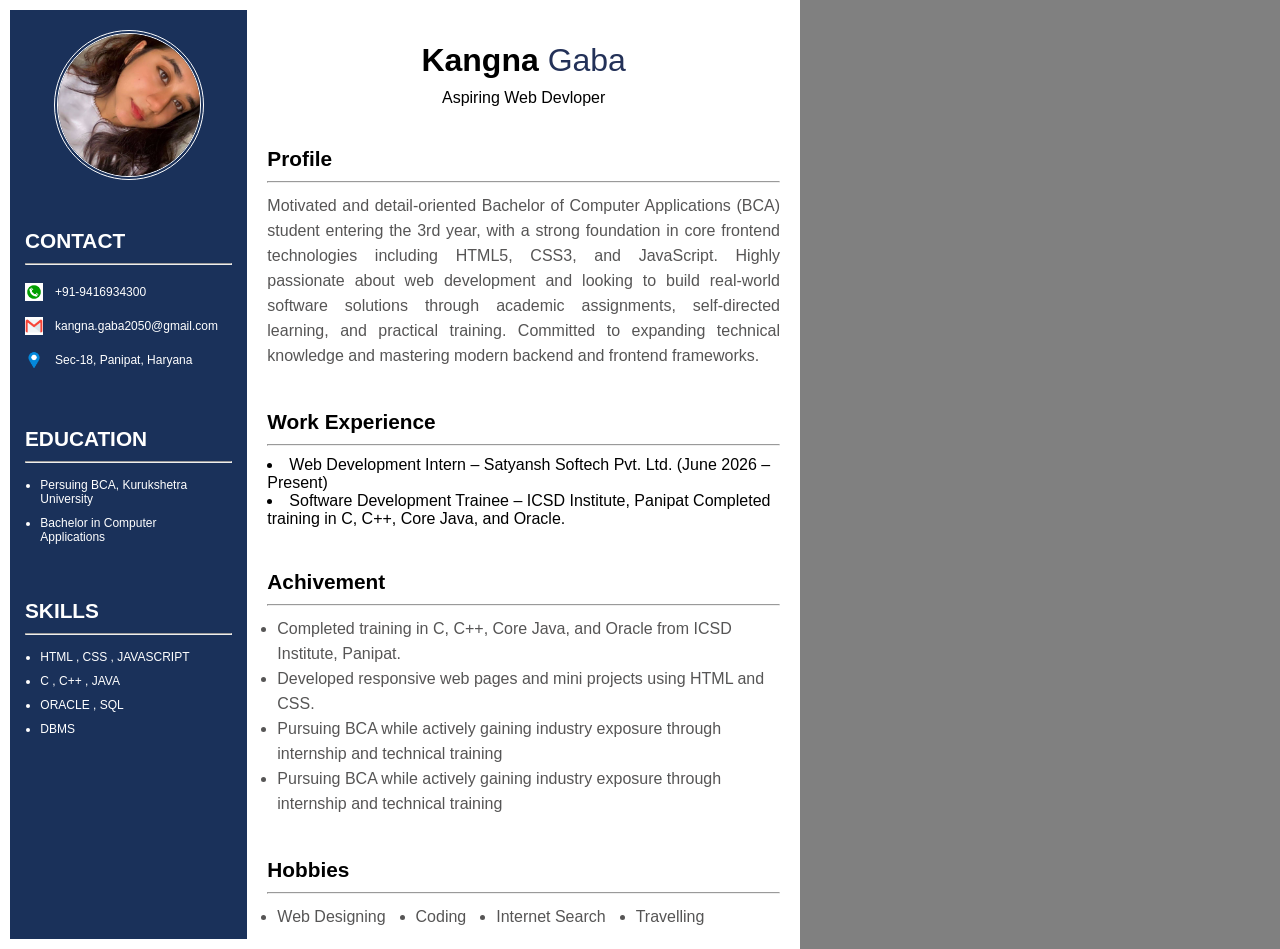
<file: day2/index.html>
<!DOCTYPE html>
<html lang="en">
<head>
  <meta charset="UTF-8">
  <meta name="viewport" content="width=device-width, initial-scale=1.0">
  <title>Business Profile</title>
<link rel="stylesheet" href="leftstyle.css">
<link rel="stylesheet" href="rightstyle.css">

</head>
<body>

  <div class="wrapper-div">
   <!-- left div -->
    <div class="profile-left-div">
      <div class="img-div">
        <img src="kangna.jpeg" alt="profile-img">
      </div>

      <div class="contact-div">
        <p class="title">CONTACT</p>
        <hr>

        <div class="contact-phone">
          <img src="call.png" alt="">
          <p>+91-9416934300</p>
        </div>

         <div class="contact-email">
            <img src="mail.png" alt="">
          <p>kangna.gaba2050@gmail.com</p>
        </div>

         <div class="address">
          <img src="loc.png" alt="">
          <p>Sec-18, Panipat, Haryana</p>
        </div>
       
      </div>

      <div class="edu-div">
        <p class="title">EDUCATION</p>
        <hr>
        <ul class="education">
           <li>Persuing BCA, Kurukshetra University</li>
            <li>Bachelor in Computer Applications</li>
        </ul>
      </div>

        <div class="skills-div">
        <p class="title">SKILLS</p>
        <hr>
        <ul class="skills">
            <li>HTML , CSS , JAVASCRIPT </li>
            <li>C , C++ , JAVA</li>
            <li>ORACLE , SQL</li>
            <li>DBMS</li>
        </ul>
      </div>
    </div>

   <!-- right div -->
    <div class="profile-right-div">

      <!-- right top div -->
       <div class="right-top-div">
        <h1>Kangna <span>Gaba</span></h1>
        <p>Aspiring Web Devloper</p>
       </div>

      <!-- right bottom div -->
       <div class="right-bottom-div">
        <!-- profile -->
         <div class="profile">
          <p class="title">Profile</p>
          <hr>
          <p>Motivated and detail-oriented Bachelor of Computer Applications (BCA) student entering the 3rd year, with a
strong foundation in core frontend technologies including HTML5, CSS3, and JavaScript. Highly passionate about
web development and looking to build real-world software solutions through academic assignments, self-directed
learning, and practical training. Committed to expanding technical knowledge and mastering modern backend and
frontend frameworks.</p>
         </div>


        <!-- worex div -->
         <div class="workex-div">
          <p class="title">Work Experience</p>
          <hr>
            <li>
          Web Development Intern – Satyansh Softech Pvt. Ltd. (June 2026 – Present)</li>
         <li>  Software Development Trainee – ICSD Institute, Panipat

                Completed training in C, C++, Core Java, and Oracle.
                 
</li>
                           </div>


        <!-- achievements -->
         <div class="achievement-div">
         <p class="title">Achivement</p>
<hr><ul>
<li> Completed training in C, C++, Core Java, and Oracle from ICSD Institute, Panipat.</li>
<li>Developed responsive web pages and mini projects using HTML and CSS.</li>
<li>Pursuing BCA while actively gaining industry exposure through internship and technical training
</li>
<li> Pursuing BCA while actively gaining industry exposure through internship and technical training
</li>
</ul>
</div>

        <!-- hobbies -->
         <div class="hobbies-div">
<p class="title">Hobbies</p>
<hr>
<ul>
    <li>
    Web Designing
</li>
<li>Coding</li>
<li>Internet Search</li>
<li>Travelling</li>
</ul>
       </div> 


    </div>
    
  </div>
  
</body>
</html>
</file>
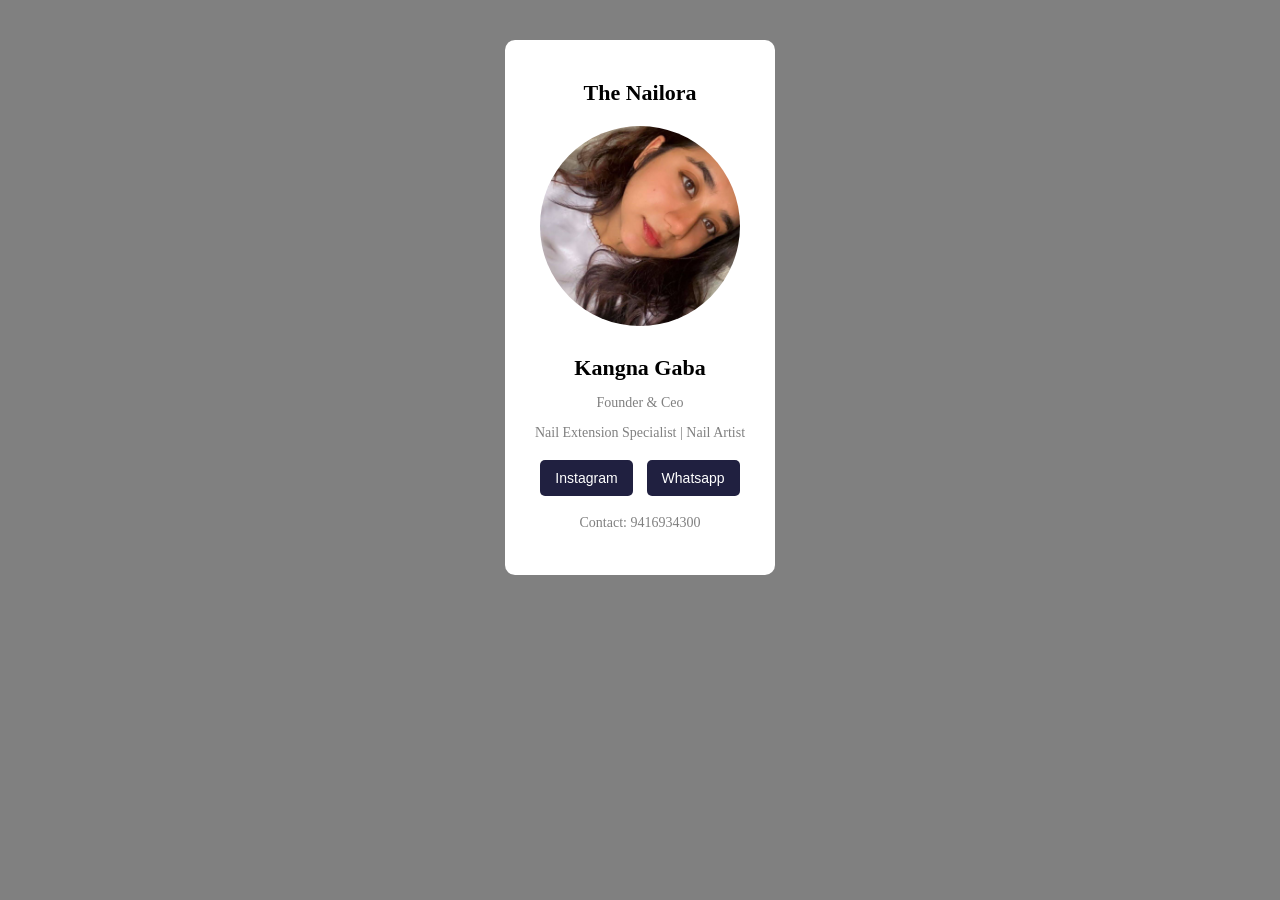
<file: day3/index.html>
<!DOCTYPE html>
<html lang="en">
<head>
    <meta charset="UTF-8">
    <meta name="viewport" content="width=device-width, initial-scale=1.0">
    <title>Business Card</title>
    <style>
                .profile-img{
            width: 200px;
            height: 200px;
            border-radius: 50%; 
            object-fit: cover;
            margin: 15px 0;
        }
        body{
            background-color: gray;
        }
        .container{
            background-color: white;
            width: 75%;
            margin: 40px auto;
            max-width: fit-content;
            padding: 30px;
            border: 10px;
            border-radius: 10px;
            text-align: center;

        }

        h1{
font-size: 22px;
margin:10px 0 5px;
        }
p{
    color: gray;
    font-size: 14px;
    margin-bottom: 15p;
}

.btn{
    padding: 10px 15px;
    margin: 5px;
     border: none;
     border-radius: 5px;
     background-color: #202040;
     cursor: pointer;
     font-size: 14px;
}
a{
    color:white;
    text-decoration: none;

}
.btn:hover{
   background-color: #404070; 
}

    </style>
</head>
<body>
    
        <div class="container"> 

<h1>The Nailora</h1>
<img src="image.png" alt="kangna image" class="profile-img">
 
<h1>Kangna Gaba</h1>
<p>Founder & Ceo</p>
<P>Nail Extension Specialist |  Nail Artist</P>

<button class="btn">
<a href="https://www.instagram.com/the_nailora0?igsh=MTZoMTJmNnRoaHA1Zg%3D%3D&utm_source=qr"> Instagram</a>

</button>
<button class="btn">
<a href="https://whatsapp.com/dl/">Whatsapp</a>

</button>
<p>Contact: 9416934300</p>
</body>
</html>
</file>
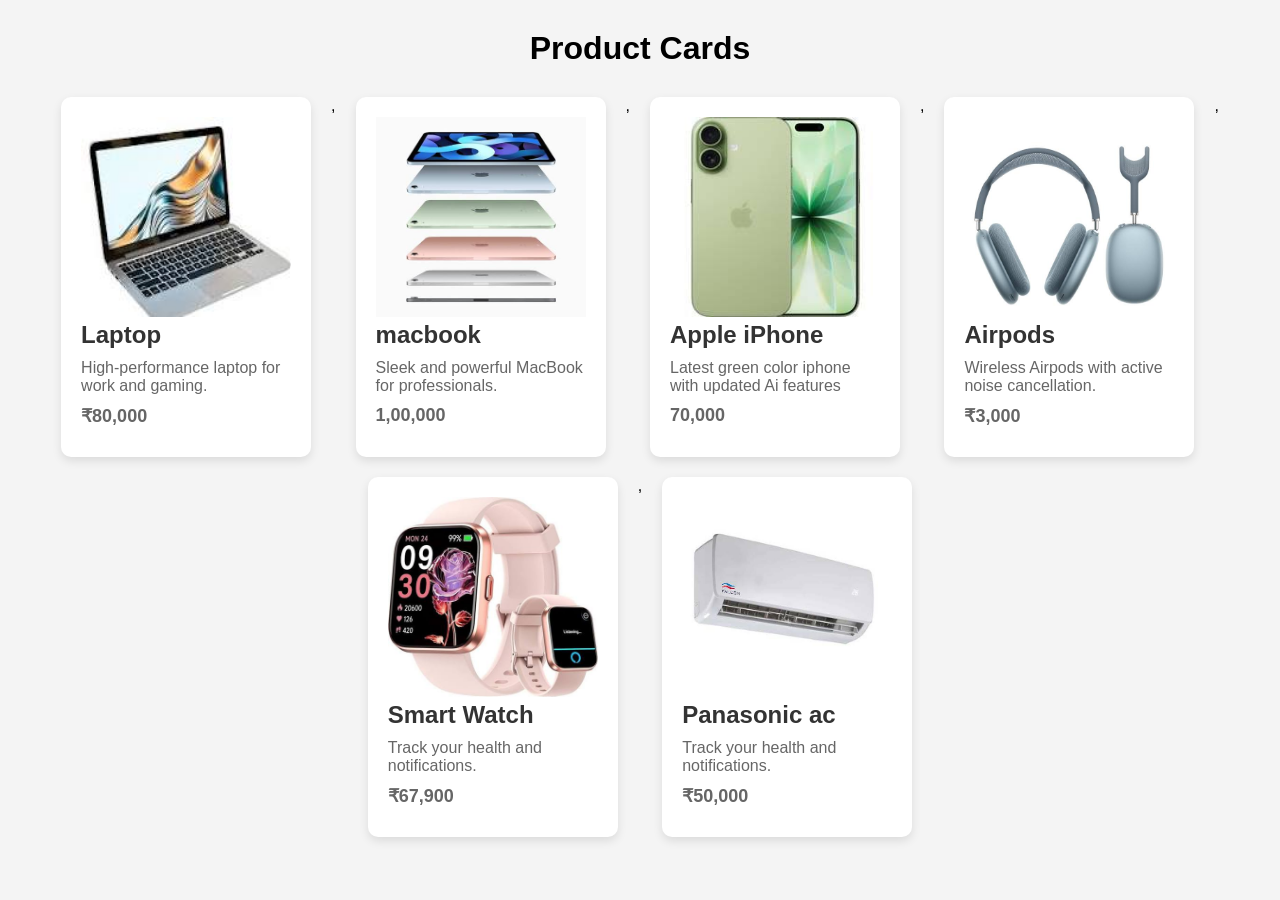
<file: day5/index.html>
<!doctype html>
<html lang="en">
  <head>
    <meta charset="UTF-8" />
    <meta name="viewport" content="width=device-width, initial-scale=1.0" />
    <title>Cards Using Map</title>
    <link rel="stylesheet" href="style.css" />
  </head>

  <body>
    <h1>Product Cards</h1>

    <div id="cardContainer" class="container"></div>

    <script src="script.js"></script>
  </body>
</html>
</file>
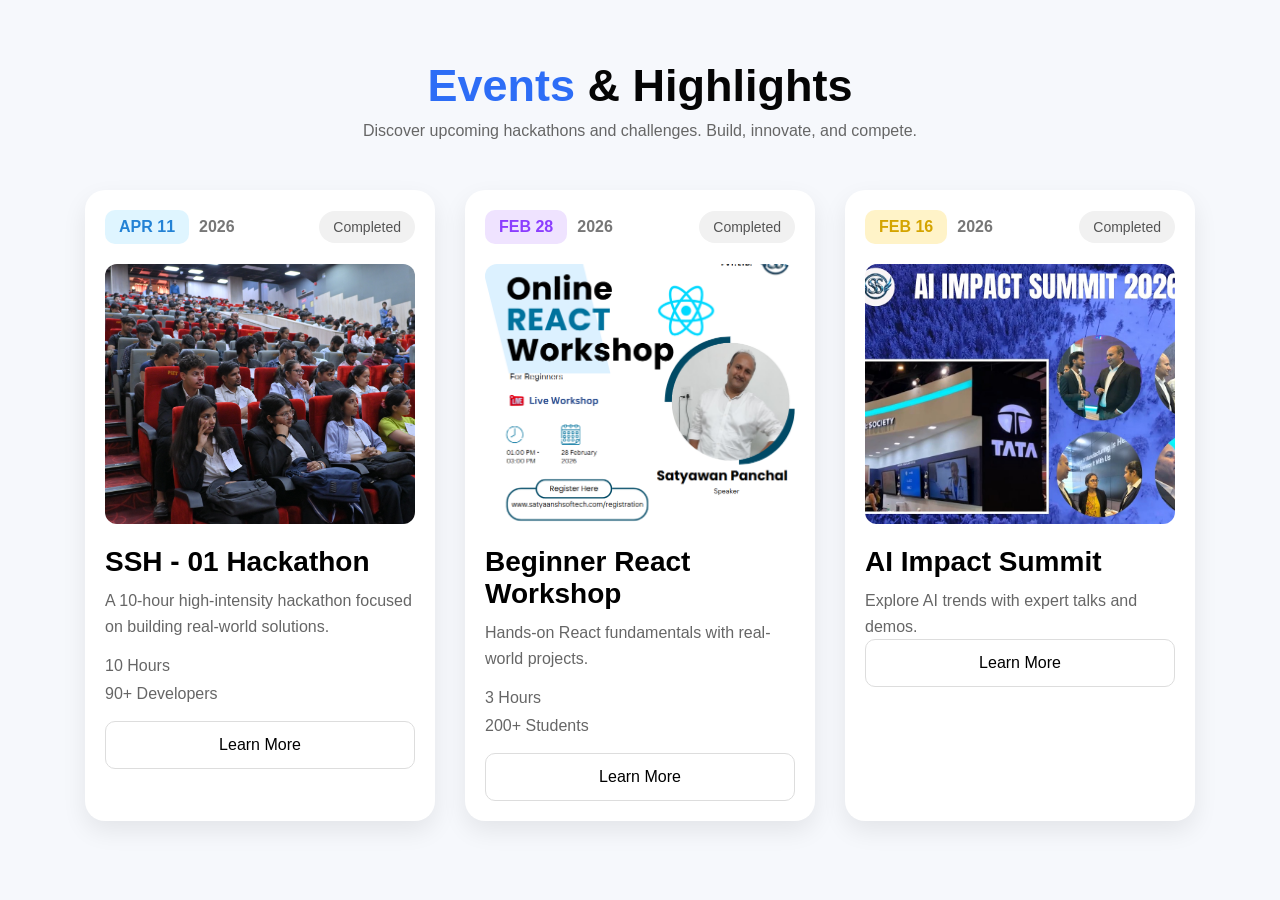
<file: day6/index.html>
<!DOCTYPE html>
<html lang="en">

<head>
    <meta charset="UTF-8">
    <meta name="viewport" content="width=device-width, initial-scale=1.0">
    <title>Events & Highlights</title>
    <link rel="stylesheet" href="style.css">
</head>

<body>

    <section class="events">

        <div class="heading">
            <h1>Events <span>& Highlights</span></h1>
            <p>Discover upcoming hackathons and challenges. Build, innovate, and compete.</p>
        </div>

        <div class="card-container">

            <!-- Card 1 -->
            <div class="card">
                <div class="top">
                    <div class="date">
                        <span class="month">APR 11</span>
                        <span class="year">2026</span>
                    </div>

                    <div class="status">
                        <i class="fa-solid fa-check"></i> Completed
                    </div>
                </div>

                <img src="hackathon2.webp" alt="">

                <h3>SSH - 01 Hackathon</h3>

                <p>A 10-hour high-intensity hackathon focused on building real-world solutions.</p>

                <div class="info">
                    <span><i class="fa-regular fa-clock"></i> 10 Hours</span>
                    <span><i class="fa-solid fa-users"></i> 90+ Developers</span>
                </div>

                <button>Learn More <i class="fa-solid fa-arrow-right"></i></button>
            </div>

            <!-- Card 2 -->
            <div class="card">
                <div class="top">
                    <div class="date">
                        <span class="month purple">FEB 28</span>
                        <span class="year">2026</span>
                    </div>

                    <div class="status">
                        <i class="fa-solid fa-check"></i> Completed
                    </div>
                </div>

                <img src="workshop.webp" alt="">

                <h3>Beginner React Workshop</h3>

                <p>Hands-on React fundamentals with real-world projects.</p>

                <div class="info">
                    <span><i class="fa-regular fa-clock"></i> 3 Hours</span>
                    <span><i class="fa-solid fa-users"></i> 200+ Students</span>
                </div>

                <button>Learn More <i class="fa-solid fa-arrow-right"></i></button>
            </div>

            <!-- Card 3 -->
            <div class="card">
                <div class="top">
                    <div class="date">
                        <span class="month yellow">FEB 16</span>
                        <span class="year">2026</span>
                    </div>

                    <div class="status">
                        <i class="fa-solid fa-check"></i> Completed
                    </div>
                </div>

                <img src="aiSummit.webp" alt="">

                <h3>AI Impact Summit</h3>

                <p>Explore AI trends with expert talks and demos.</p>

                <button>Learn More <i class="fa-solid fa-arrow-right"></i></button>
            </div>

        </div>

    </section>

</body>

</html>
</file>
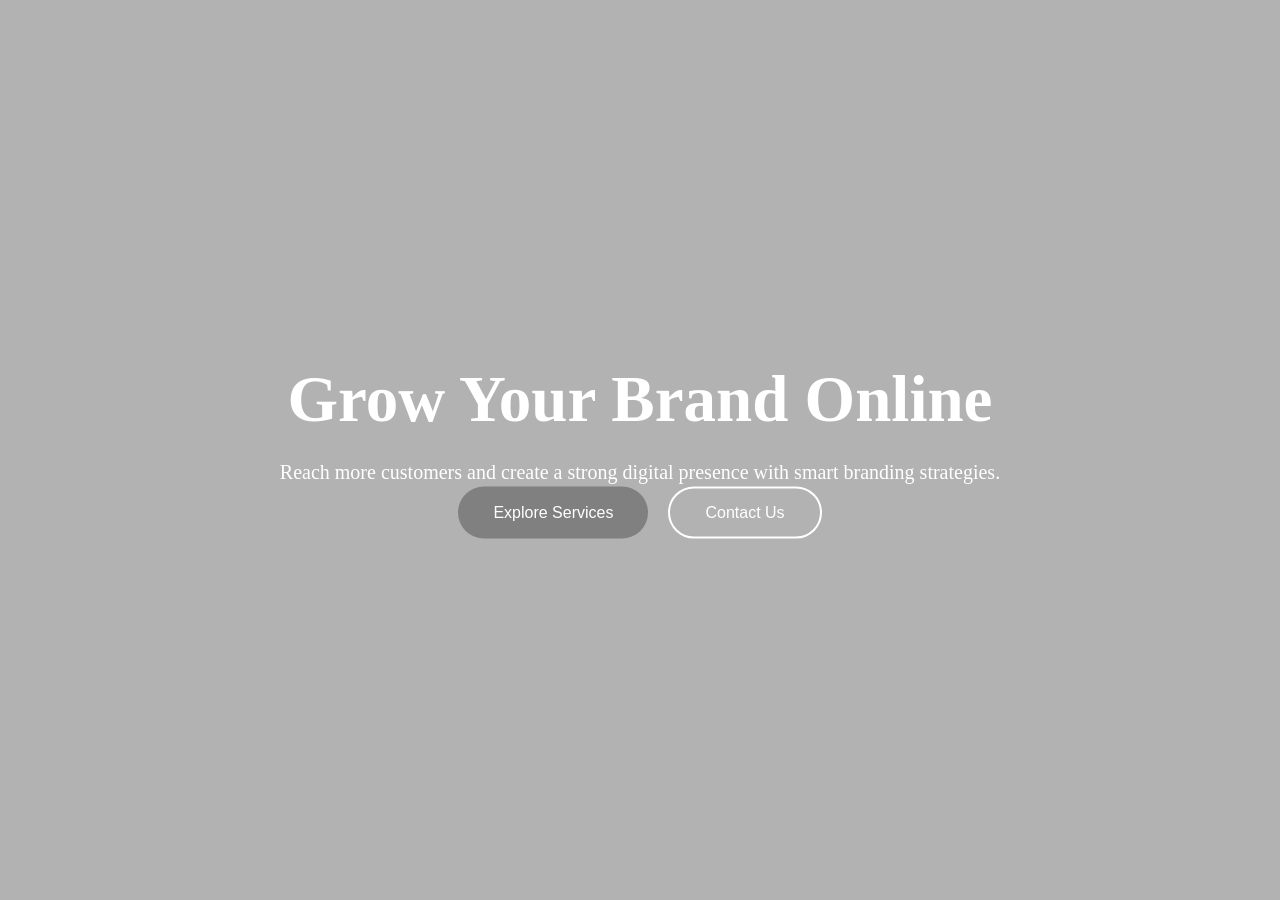
<file: day7/index.html>
<!DOCTYPE html>
<html lang="en">
<head>
    <meta charset="UTF-8">
    <meta name="viewport" content="width=device-width, initial-scale=1.0">
    <title>Hero Section</title>
    <link rel="stylesheet" href="style.css">
</head>
<body>
    
<section class="hero">

    <!-- Background Video -->
        <video autoplay muted loop>
            <source src="Silver_iPad_floating_studio_display_202606300950.mp4" type="video/mp4">
        </video>

        <!-- Overlay -->
        <div class="overlay"></div>

        <!-- Content -->
        <div class="content">
            <h1>Grow Your Brand Online</h1>

            <p>
            Reach more customers and create a strong digital presence 
            with smart branding strategies.
            </p>

            <div class="buttons">
                <button>Explore Services</button>
                <button class="btn2">Contact Us</button>
            </div>
        </div>
    </section>
    </body>
    </html>
</file>
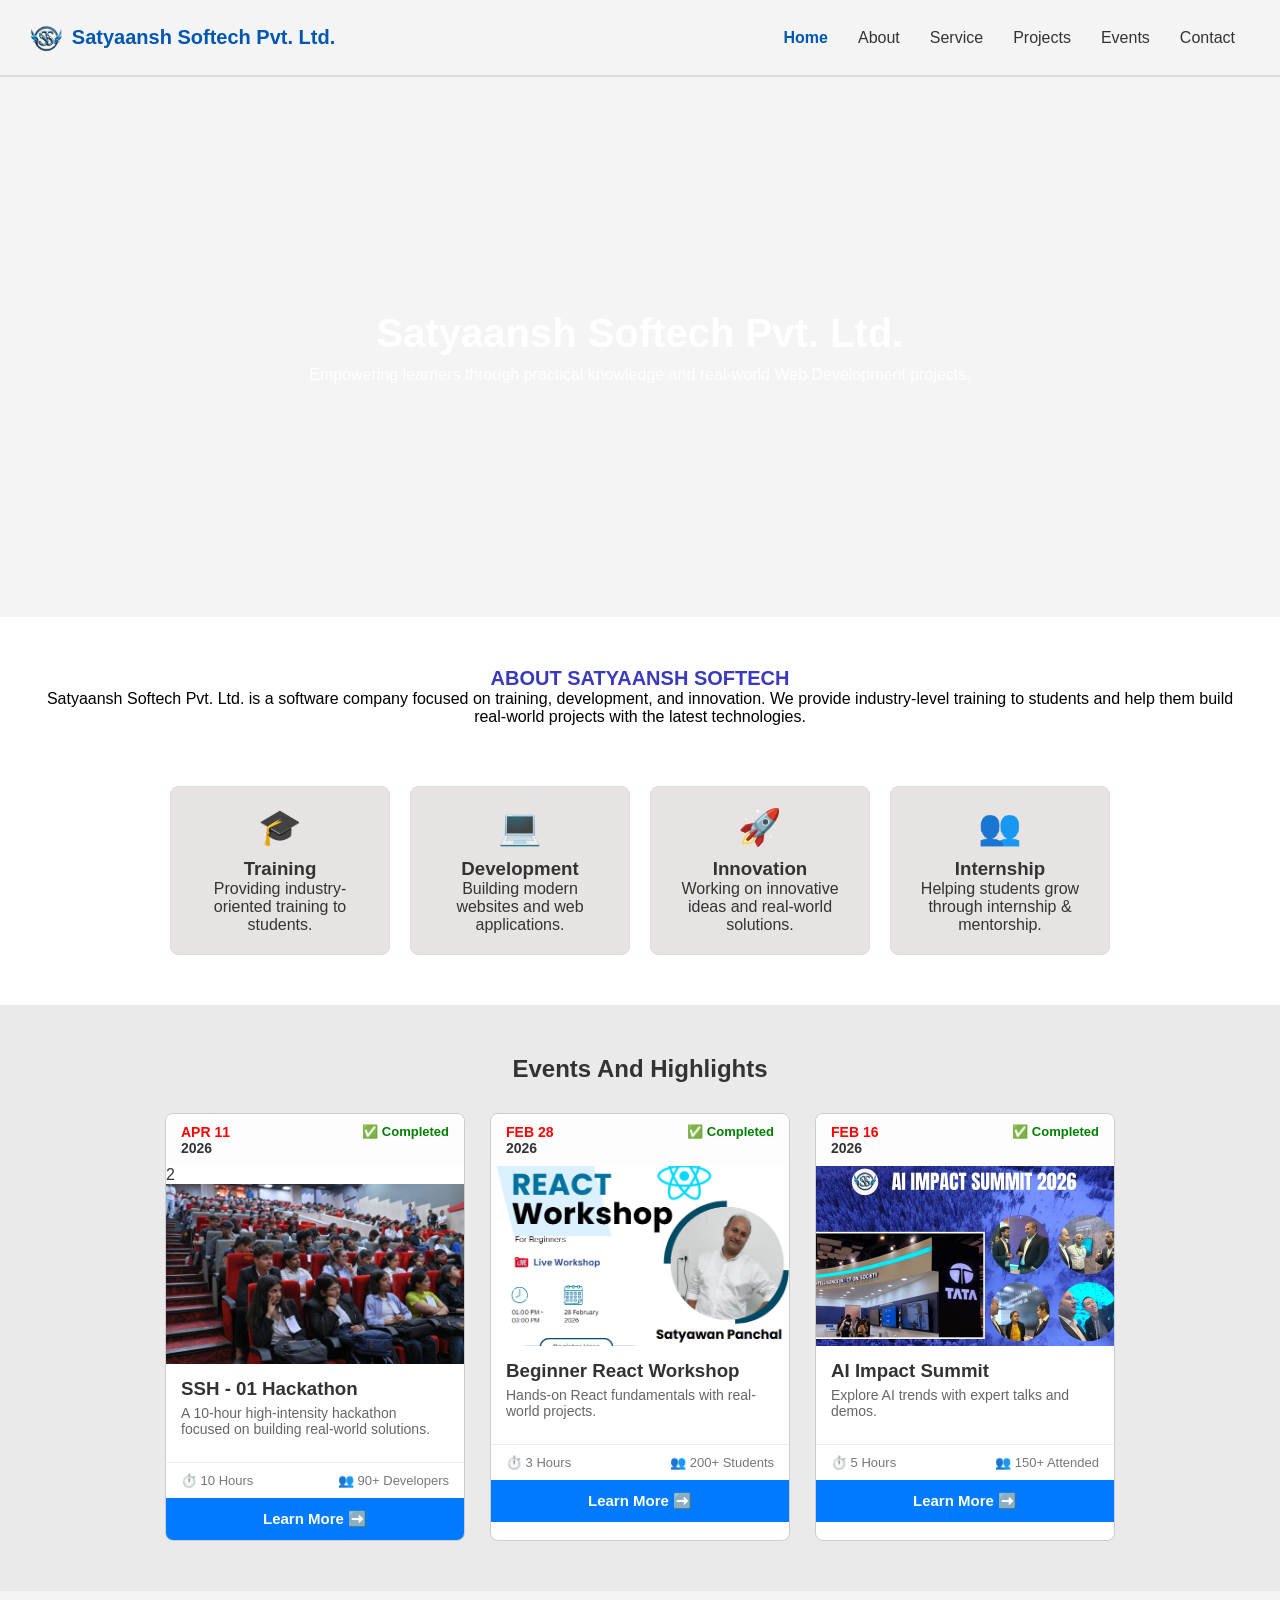
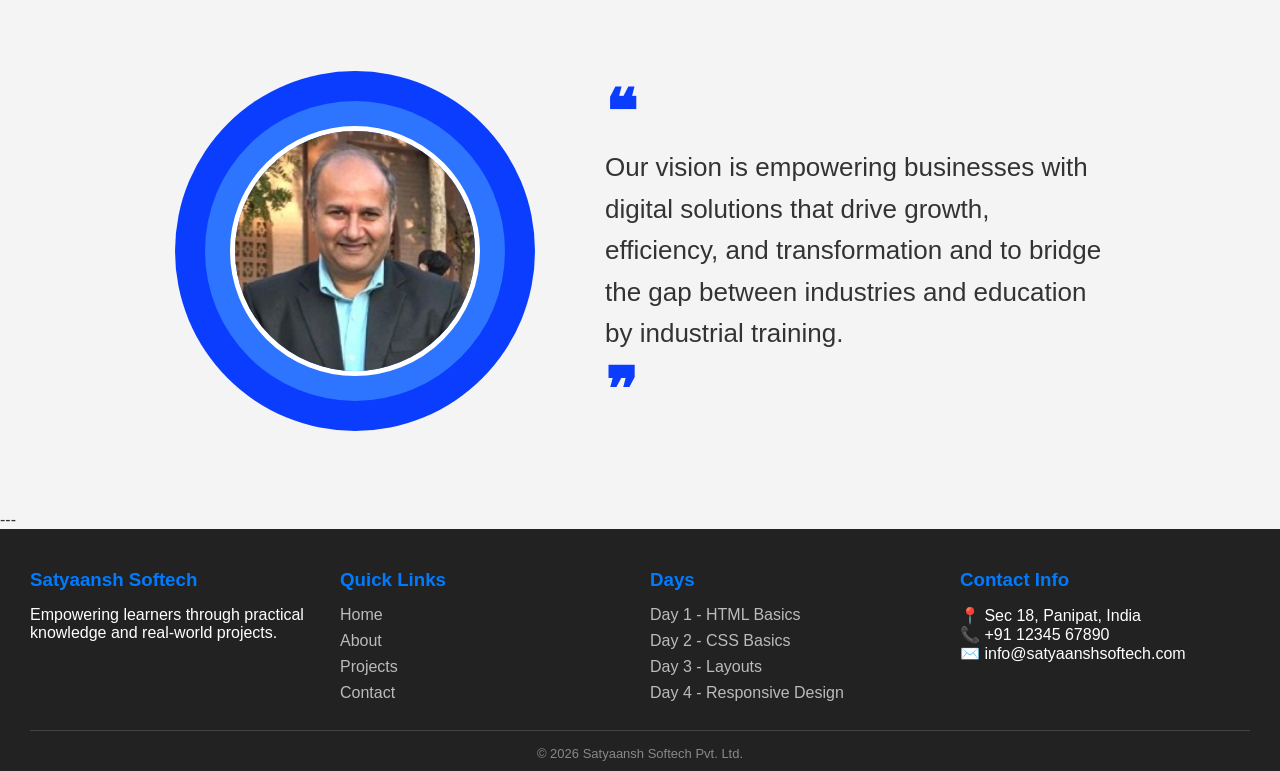
<file: webpage/index.html>
<!doctype html>
<html lang="en">
  <head>
    <meta charset="UTF-8" />
    <meta name="viewport" content="width=device-width, initial-scale=1.0" />
    <title>Satyaansh Softech Clone</title>
    <link rel="stylesheet" href="style.css" />
  </head>
  <body>
    <header class="navbar">
      <div class="logo">
        <img src="logo.png" alt="Satyaansh Softech Logo" class="logo-img" />
        <span class="logo-icon"></span> Satyaansh Softech Pvt. Ltd.
      </div>
      <nav class="nav-links">
        <ul>
          <li class="active">Home</li>
          <li>About</li>
          <li>Service</li>
          <li>Projects</li>
          <li>Events</li>
          <li>Contact</li>
        </ul>
      </nav>
    </header>

    <section class="hero">
      <video autoplay loop muted playsinline class="hero-video">
        <source src="styaansh.mp4" type="video/mp4" />
      </video>
      <div class="hero-content">
        <h1>Satyaansh Softech Pvt. Ltd.</h1>
        <p>
          Empowering learners through practical knowledge and real-world Web
          Development projects.
        </p>
      </div>
    </section>

    <section class="about-section">
      <p class="section-subtitle">ABOUT SATYAANSH SOFTECH</p>
      <p class="section-desc">
        Satyaansh Softech Pvt. Ltd. is a software company focused on training,
        development, and innovation. We provide industry-level training to
        students and help them build real-world projects with the latest
        technologies.
      </p>

      <div class="services-grid">
        <div class="service-card">
          <div class="icon">🎓</div>
          <h3>Training</h3>
          <p>Providing industry-oriented training to students.</p>
        </div>
        <div class="service-card">
          <div class="icon">💻</div>
          <h3>Development</h3>
          <p>Building modern websites and web applications.</p>
        </div>
        <div class="service-card">
          <div class="icon">🚀</div>
          <h3>Innovation</h3>
          <p>Working on innovative ideas and real-world solutions.</p>
        </div>
        <div class="service-card">
          <div class="icon">👥</div>
          <h3>Internship</h3>
          <p>Helping students grow through internship & mentorship.</p>
        </div>
      </div>
    </section>

    <section class="projects-section">
      <h2 class="project-title">Events And Highlights</h2>

      <div class="projects-grid">
        <div class="card">
          <div class="top">
            <div class="date">
              <span class="month">APR 11</span>
              <span class="year">2026</span>
            </div>
            <div class="status">✅ Completed</div>
          </div>
          2
          <img src="hackathon2.webp" alt="Hackathon" />
          <h3>SSH - 01 Hackathon</h3>
          <p>
            A 10-hour high-intensity hackathon focused on building real-world
            solutions.
          </p>
          <div class="info">
            <span>⏱️ 10 Hours</span>
            <span>👥 90+ Developers</span>
          </div>
          <button>Learn More ➡️</button>
        </div>

        <div class="card">
          <div class="top">
            <div class="date">
              <span class="month purple">FEB 28</span>
              <span class="year">2026</span>
            </div>
            <div class="status">✅ Completed</div>
          </div>
          <img src="workshop.webp" alt="Workshop" />
          <h3>Beginner React Workshop</h3>
          <p>Hands-on React fundamentals with real-world projects.</p>
          <div class="info">
            <span>⏱️ 3 Hours</span>
            <span>👥 200+ Students</span>
          </div>
          <button>Learn More ➡️</button>
        </div>

        <div class="card">
          <div class="top">
            <div class="date">
              <span class="month yellow">FEB 16</span>
              <span class="year">2026</span>
            </div>
            <div class="status">✅ Completed</div>
          </div>
          <img src="aiSummit.webp" alt="AI Summit" />
          <h3>AI Impact Summit</h3>
          <p>Explore AI trends with expert talks and demos.</p>
          <div class="info">
            <span>⏱️ 5 Hours</span>
            <span>👥 150+ Attended</span>
          </div>
          <button>Learn More ➡️</button>
        </div>
      </div>
    </section>

    <section class="vision-section">
      <div class="circle-outer">
        <div class="circle-inner">
          <img src="satyawan sir.jpeg" alt="Vision" />
        </div>
      </div>

      <div class="vision-content">
        <h1>❝</h1>

        <p>
          Our vision is empowering businesses with digital solutions that drive
          growth, efficiency, and transformation and to bridge the gap between
          industries and education by industrial training.
        </p>

        <h1>❞</h1>
      </div>
    </section>

    ---
    <footer class="footer">
      <div class="footer-container">
        <div class="footer-col">
          <h3>Satyaansh Softech</h3>
          <p>
            Empowering learners through practical knowledge and real-world
            projects.
          </p>
        </div>
        <div class="footer-col">
          <h3>Quick Links</h3>
          <ul>
            <li><a href="#">Home</a></li>
            <li><a href="#">About</a></li>
            <li><a href="#">Projects</a></li>
            <li><a href="#">Contact</a></li>
          </ul>
        </div>
        <div class="footer-col">
          <h3>Days</h3>
          <ul>
            <li>Day 1 - HTML Basics</li>
            <li>Day 2 - CSS Basics</li>
            <li>Day 3 - Layouts</li>
            <li>Day 4 - Responsive Design</li>
          </ul>
        </div>
        <div class="footer-col">
          <h3>Contact Info</h3>
          <p>📍 Sec 18, Panipat, India</p>
          <p>📞 +91 12345 67890</p>
          <p>✉️ info@satyaanshsoftech.com</p>
        </div>
      </div>
      <div class="footer-bottom">
        <p>&copy; 2026 Satyaansh Softech Pvt. Ltd.</p>
      </div>
    </footer>
  </body>
</html>
</file>
<file: day2/leftstyle.css>
.img-div{
    margin-top: 10px;
}

.img-div img{
    width: 150px;
    height: 150px;
    object-fit: cover;
    border: 4px double white;
    border-radius: 50%;
}
 
.contact-phone img, .contact-email img, .address img{
    width: 18px;
    height: 18px;
}

*{
    margin: 0;
    padding: 0;
    box-sizing: border-box;
    font-family: Poppins, sans-serif;
}

body{
    background-color: gray;
}

.wrapper-div{
    display: flex;
    place-self: center;
    background-color: white;
    width: 95vw;
    max-width: 800px;
    height: auto;
    padding: 10px;
    gap: 10px;
}

.profile-left-div{
    display: flex;
    flex-direction: column;
    align-items: center;
    gap: 30px;
    padding: 10px;
    color: white;
    background-color: #1a315a;
}

.contact-div, .edu-div,.skills-div{
    display: flex;
    flex-direction: column;
    align-items: center;
    justify-content: center;
    width: 100%;
    font-size: 12px;
    padding: 5px;
}

.title{
    margin-top: 10px;
    font-size: 1.3rem;
    display: flex;
    place-self: start;
    font-weight: 600;
}

hr{
    width: 100%;
    height: 1px;
    background-color: white;
    margin: 10px 0px;
}

.contact-phone,.contact-email,.address{
    width: 100%;
    display: flex;
    align-items:center ;
    padding:8px 0px;
    color: white;
    gap: 12px;
}

.education, .skills{
    display: flex;
    flex-direction: column;
    gap: 10px;
    padding: 5px;
    width: 90%;
}
</file>
<file: day2/rightstyle.css>
.profile-right-div {
  display: flex;
  flex-direction: column;
  gap: 20px;
  flex: 70%;
}
.right-top-div {
  display: flex;
  flex-direction: column;
  align-items: center;
  gap: 10px;
  width: 100%;
  margin-top: 2rem;
}

span {
  color: #233158;
  font-weight: 500;
}

.right-bottom-div {
  display: flex;
  flex-direction: column;
  height: 100%;
  gap: 2rem;
  padding: 10px;
}

.profile p:last-of-type {
  color: rgb(86, 85, 85);
  text-align: justify;
  line-height: 25px;
}

.workex-div ul,
.achievement-div ul,
.hobbies-div ul {
  color: rgb(86, 85, 85);
  line-height: 25px;
  margin-left: 10px;
}

.hobbies-div ul {
  display: flex;
  flex-direction: row;
  justify-content: flex-start;
  align-items: center;
  
  gap: 30px;
  width:100;
}
.hobbies-div ul li {
  display: list-item;
  white-space: nowrap
}
</file>
<file: day5/style.css>
* {
    margin: 0;
    padding: 0;
    box-sizing: border-box;
}

body {
    font-family: Arial, sans-serif;
    padding: 30px;
    background-color: #f4f4f4;
}

h1 {
    text-align: center;
    margin-bottom: 30px;
}

.container {
    display: flex;
    flex-wrap: wrap;
    gap: 20px;
    justify-content: center;
}

.card {
    width: 250px;
    background-color: white;
    border-radius: 10px;
    padding: 20px;
    box-shadow: 0px 4px 10px rgba(0,0,0,0.1);
    transition: 0.3s;
}

.card:hover {
    transform: translateY(-5px);
}

.card h2 {
    margin-bottom: 10px;
    color: #333;
}

.card p {
    margin-bottom: 10px;
    color: #666;
}

.price {
    font-weight: bold;
    color: green;
    font-size: 18px;
}
img{
    width: 100%;
    height: 200px;
    
}
</file>
<file: day6/style.css>
* {
    margin: 0;
    padding: 0;
    box-sizing: border-box;
    font-family: Arial, Helvetica, sans-serif;
}

body {
    background: #f6f8fc;
}

.events {
    width: 90%;
    margin: auto;
    padding: 60px 0;
}

.heading {
    text-align: center;
    margin-bottom: 50px;
    color:#2d6df6;
}

.heading h1 {
    font-size: 45px;
    font-weight: 700;
}

.heading span {
    color: #050505;
}

.heading p {
    color: #666;
    margin-top: 10px;
}

.card-container {
    display: flex;
    justify-content: center;
    gap: 30px;
    flex-wrap: wrap;
}

.card {
    width: 350px;
    background: #fff;
    border-radius: 20px;
    padding: 20px;
    box-shadow: 0 10px 25px rgba(0, 0, 0, .08);
    transition: .4s;
}

.card:hover {
    transform: translateY(-8px);
}

.top {
    display: flex;
    justify-content: space-between;
    align-items: center;
    margin-bottom: 20px;
}

.date {
    display: flex;
    align-items: center;
    gap: 10px;
}

.month {
    background: #dff5ff;
    color: #2382d5;
    padding: 8px 14px;
    border-radius: 10px;
    font-weight: bold;
}

.purple {
    background: #efe3ff;
    color: #8b3dff;
}

.yellow {
    background: #fff3c8;
    color: #d4a400;
}

.year {
    color: #777;
    font-weight: bold;
}

.status {
    background: #f1f1f1;
    padding: 8px 14px;
    border-radius: 20px;
    font-size: 14px;
    color: #555;
}

.card img {
    width: 100%;
    height: 260px;
    object-fit: cover;
    border-radius: 12px;
    margin-bottom: 18px;
}

.card h3 {
    font-size: 28px;
    margin-bottom: 10px;
}

.card p {
    color: #666;
    line-height: 1.6;
}

.info {
    margin: 18px 0;
    display: flex;
    flex-direction: column;
    gap: 10px;
    color: #666;
}

button {
    width: 100%;
    padding: 14px;
    border: 1px solid #ddd;
    border-radius: 10px;
    background: #fff;
    font-size: 16px;
    cursor: pointer;
    transition: .3s;
}

button:hover {
    background: #2d6df6;
    color: #fff;
}
</file>
<file: day7/style.css>
*{
    margin: 0;
    padding: 0;
    box-sizing: border-box;
 }
.hero {
    width: 100%;
    height: 100vh;

    display: flex;
    align-items: center; 
    justify-content: center;

    position: relative; 
    overflow: hidden;
}

 .hero video{
    width: 100%;
    height: 100vh;
    object-fit: cover;
    position: absolute;
    top: 0;
    left: 0;
 } 

.overlay{
     width: 100%;
    height: 100vh;

    position: absolute;
    top: 0; 
    left: 0;
    
    background: rgba(0, 0, 0, 0.3);
    
}

.content{
    position: absolute;
    top: 50%;
    left: 50%;
    transform: translate(-50%, -50%);
    color: white;
    z-index:1;
    text-align: center;
    width: 100%;
}
.content h1{
    font-size: 65px;
    margin-bottom: 20px;
}   
.content p{ 
    font-size: 20px;
    line-height: 1.5;
}   
.buttons{
     display: flex;
     justify-content:center;
     gap: 20px;
}

button{
    padding: 15px 35px;
    border:none;
    border-radius: 50px;
    font-size: 16px;
    cursor:pointer;
    background:grey;
    color:white;
}

.btn2{
    background:transparent;
    border:2px solid white;
}
</file>
<file: webpage/style.css>
/* Sabhi elements ka extra margin/padding hatane ke liye */
 * {
    margin: 0;
    padding: 0;
    box-sizing: border-box;
    font-family: Arial, sans-serif; 
}

body {
    background-color: #f4f4f4;
    color: #333;
}

/* --- Header / Navbar --- */
.navbar {
    display: flex;
    justify-content: space-between;
    align-items: center;
    padding: 15px 30px;
    background: color #050a18;
    border-bottom: 2px solid #ddd;
}

.logo {
    display: flex;
    align-items: center;
    font-weight: bold;
    font-size: 20px;
    color: #0056b3;
}

.logo-img {
    height: 45px;
    margin-right: 10px;
}

.nav-links ul {
    display: flex;
    list-style: none;
}

.nav-links li {
    padding: 0 15px;
    cursor: pointer;
}

.nav-links li.active, .nav-links li:hover {
    color: #0056b3;
    font-weight: bold;
}

/* --- Hero Section --- */
.hero {
    position: relative;
    height: 60vh;
    display: flex;
    justify-content: center;
    align-items: center;
    text-align: center;
    color: white;
    overflow: hidden;
}

.hero-video {
    position: absolute;
    top: 0;
    left: 0;
    width: 100%;
    height: 100%;
    object-fit: cover;
    z-index: -1;
    filter: brightness(40%); 
}

.hero-content h1 {
    font-size: 40px;
    margin-bottom: 10px;
}

/* --- About & Services Section --- */
.about-section {
    padding: 50px 30px;
    text-align: center;
    background-color: white;
}

.section-subtitle {
    color: rgb(58, 58, 192);
    font-weight: bold;
    font-size: 20px;
}

.section-desc {
    color: black;
    margin-bottom: 60px;
}

.services-grid {
    display: flex;
    justify-content: center;
    gap: 20px;
    flex-wrap: wrap;
}

.service-card {
    background: #f9f9f9;
    background-color: rgb(231, 227, 227);
    padding: 20px;
    border: 1px solid #ddd;
    border-radius: 8px;
    width: 220px;
    transition:all 0.4s ease;
    cursor:pointer
}
.service-card:hover {
    transform: translateY(-10px);
    box-shadow: 0px 10px 20px rgba(0,0,0,0.2);
}

.service-card .icon {
    font-size: 35px;
    margin-bottom: 10px;
}
/* --- Projects Section --- */
.projects-section {
    padding: 50px 30px;
    background-color: #eaeaea;
}

.project-title {
    text-align: center;
    margin-bottom: 30px;
}

.projects-grid {
    display: flex;
    justify-content: center;
    gap: 25px;
    flex-wrap: wrap;
}

  .card {
    background: white;
    border-radius: 8px;
    width: 300px;
    border: 1px solid #ccc;
    overflow: hidden;
}

.card .top {
    display: flex;
    justify-content: space-between;
    padding: 10px 15px;
    background: #fdfdfd;
}

.card .date {
    display: flex;
    flex-direction: column;
    font-weight: bold;
    font-size: 14px;
}

.card .month { color: red; }

.card .status {
    font-size: 13px;
    font-weight: bold;
    color: green;
}

.card img {
    width: 100%;
    height: 180px;
    object-fit: cover;
}


.card h3 {
    padding: 10px 15px 5px;
}

.card p {
    padding: 0 15px 15px;
    color: #555;
    font-size: 14px;
}
*/


.card {
    width: 250px;
    background-color: white;
    border-radius: 10px;
    padding: 20px;
    box-shadow: 0px 4px 10px rgba(0,0,0,0.1);
    transition: 0.3s;
}

.card:hover {
    transform: translateY(-5px);
}

.card h2 {
    margin-bottom: 10px;
    color: #333;
}

.card p {
    margin-bottom: 10px;
    color: #666;
}

.card .info {
    display: flex;
    justify-content: space-between;
    padding: 10px 15px;
    font-size: 13px;
    color: #777;
    border-top: 1px solid #eee;
}

.card button {
    width: 100%;
    background: #007bff;
    color: white;
    border: none;
    padding: 12px;
    font-size: 15px;
    cursor: pointer;
    font-weight: bold;
}

.card button:hover {
    background: #0056b3;
}
*{
    margin:0;
    padding:0;
    box-sizing:border-box;
}

.vision-section{
    display:flex;
    justify-content:center;
    align-items:center;
    gap:70px;
    padding:80px 10%;
    flex-wrap:wrap;
}

/* Outer Circle */
.circle-outer{
    width:360px;
    height:360px;
    background:#0b3dff;
    border-radius:50%;

    display:flex;
    justify-content:center;
    align-items:center;
}

/* Inner Circle */
.circle-inner{
    width:300px;
    height:300px;
    background:#2d74ff;
    border-radius:50%;

    display:flex;
    justify-content:center;
    align-items:center;
}

/* Image Circle */
.circle-inner img{
    width:250px;
    height:250px;
    border-radius:50%;
    object-fit:cover;
    border:5px solid white;
}

/* Text */
.vision-content{
    max-width:500px;
}

.vision-content h1{
    font-size:60px;
    color:#0b3dff;
}

.vision-content p{
    font-size:26px;
    line-height:1.6;
    color:#333;
}


/* --- Footer --- */
.footer {
    background: #222;
    color: white;
    padding: 40px 30px 10px;
}

.footer-container {
    display: flex;
    justify-content: space-between;
    flex-wrap: wrap;
    gap: 20px;
    margin-bottom: 20px;
}

.footer-col {
    flex: 1;
    min-width: 200px;
}

.footer-col h3 {
    color: #007bff;
    margin-bottom: 15px;
}

.footer-col ul {
    list-style: none;
}

.footer-col ul li {
    margin-bottom: 8px;
    color: #bbb;
}

.footer-col a {
    color: #bbb;
    text-decoration: none;
}

.footer-col a:hover {
    color: white;
}

.footer-bottom {
    text-align: center;
    border-top: 1px solid #444;
    padding-top: 15px;
    font-size: 13px;
    color: #888;
}
</file>
